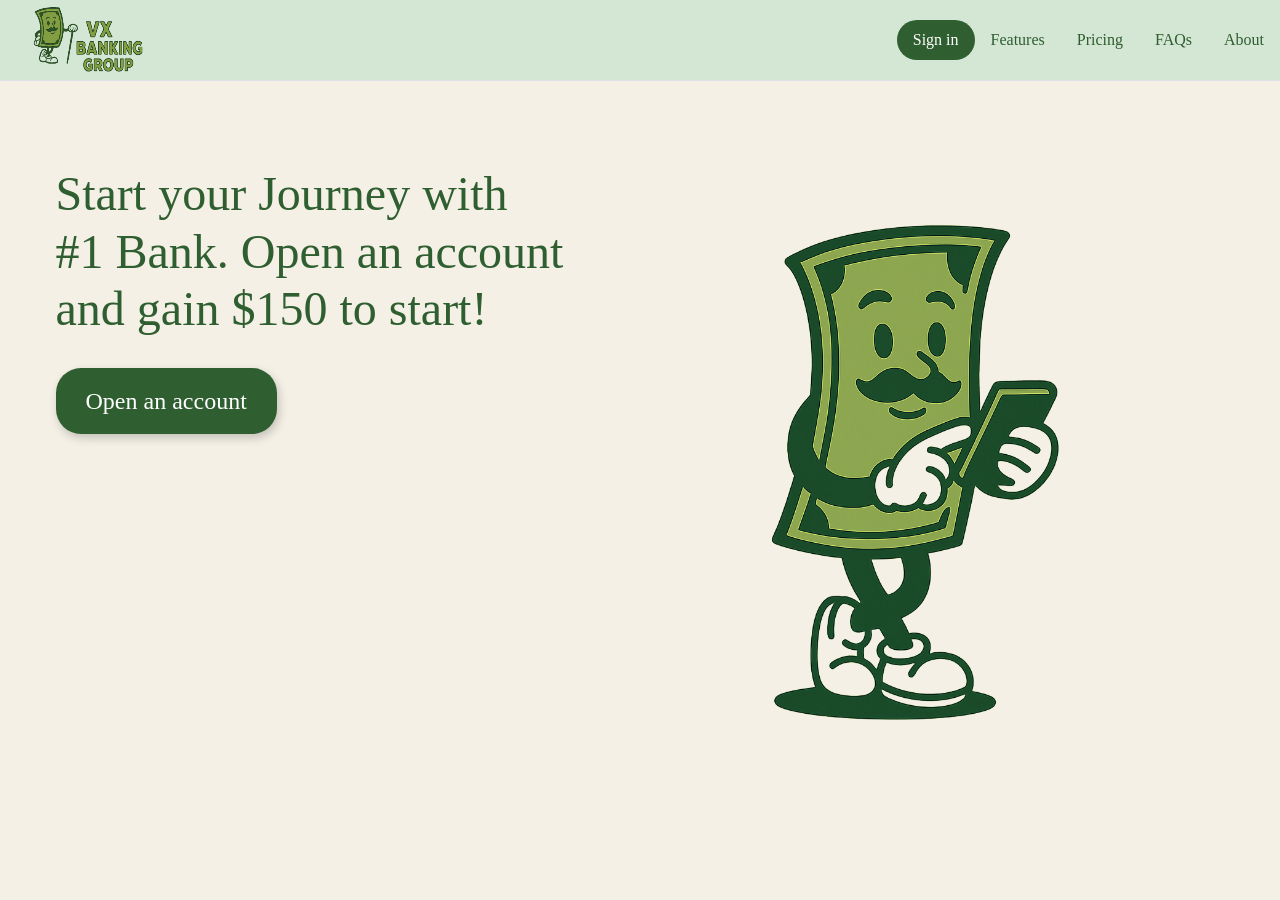
<file: index.html>
<!DOCTYPE html>
<html lang="en">

<head>
  <meta charset="UTF-8">
  <title>VX Banking Group</title>
  <link href="https://cdn.jsdelivr.net/npm/bootstrap@5.3.8/dist/css/bootstrap.min.css" rel="stylesheet"
    integrity="sha384-sRIl4kxILFvY47J16cr9ZwB07vP4J8+LH7qKQnuqkuIAvNWLzeN8tE5YBujZqJLB" crossorigin="anonymous">
  <link rel="stylesheet" href="styles/main.css">

</head>

<body>

  <section>
    <div class="container-fluid px-0">
      <header class="header d-flex flex-wrap justify-content-center align-items-center py-0 mb-4 border-bottom "> 
        <a href="./index.html"
          class="d-flex align-items-center mb-3 mb-md-0 me-md-auto link-body-emphasis text-decoration-none ms-4"> 
          <img src="./Assets/main-logo-2.png"
            class="bi me-2" width="120" height="80" aria-hidden="true">
             </a>
          
        <ul class="nav nav-pills">
          <li class="nav-item"><a href="#" class="nav-link active" aria-current="page" style="background-color: #2f5e30; color: white; border-radius: 25px;">Sign in</a></li>
          <li class="nav-item"><a href="#" class="nav-link" style="color: #2f5e30;">Features</a></li>
          <li class="nav-item"><a href="#" class="nav-link" style="color: #2f5e30;">Pricing</a></li>
          <li class="nav-item"><a href="#" class="nav-link" style="color: #2f5e30;">FAQs</a></li>
          <li class="nav-item"><a href="#" class="nav-link" style="color: #2f5e30;">About</a></li>
        </ul>
      </header>
    </div>
  </section>



  <section class="hero">
    <div>
      <h2>Start your Journey with <br>
        #1 Bank. Open an account <br>
        and gain $150 to start!</h2>
      <button class="cta-btn" onclick="window.location.href='open_account.html'">Open an account</button>
    </div>

    <div>
      <img src="Assets/regsiter-logo.png" alt="Register Logo Logo" class="register-logo" />
    </div>
  </section>


</body>

</html>
</file>
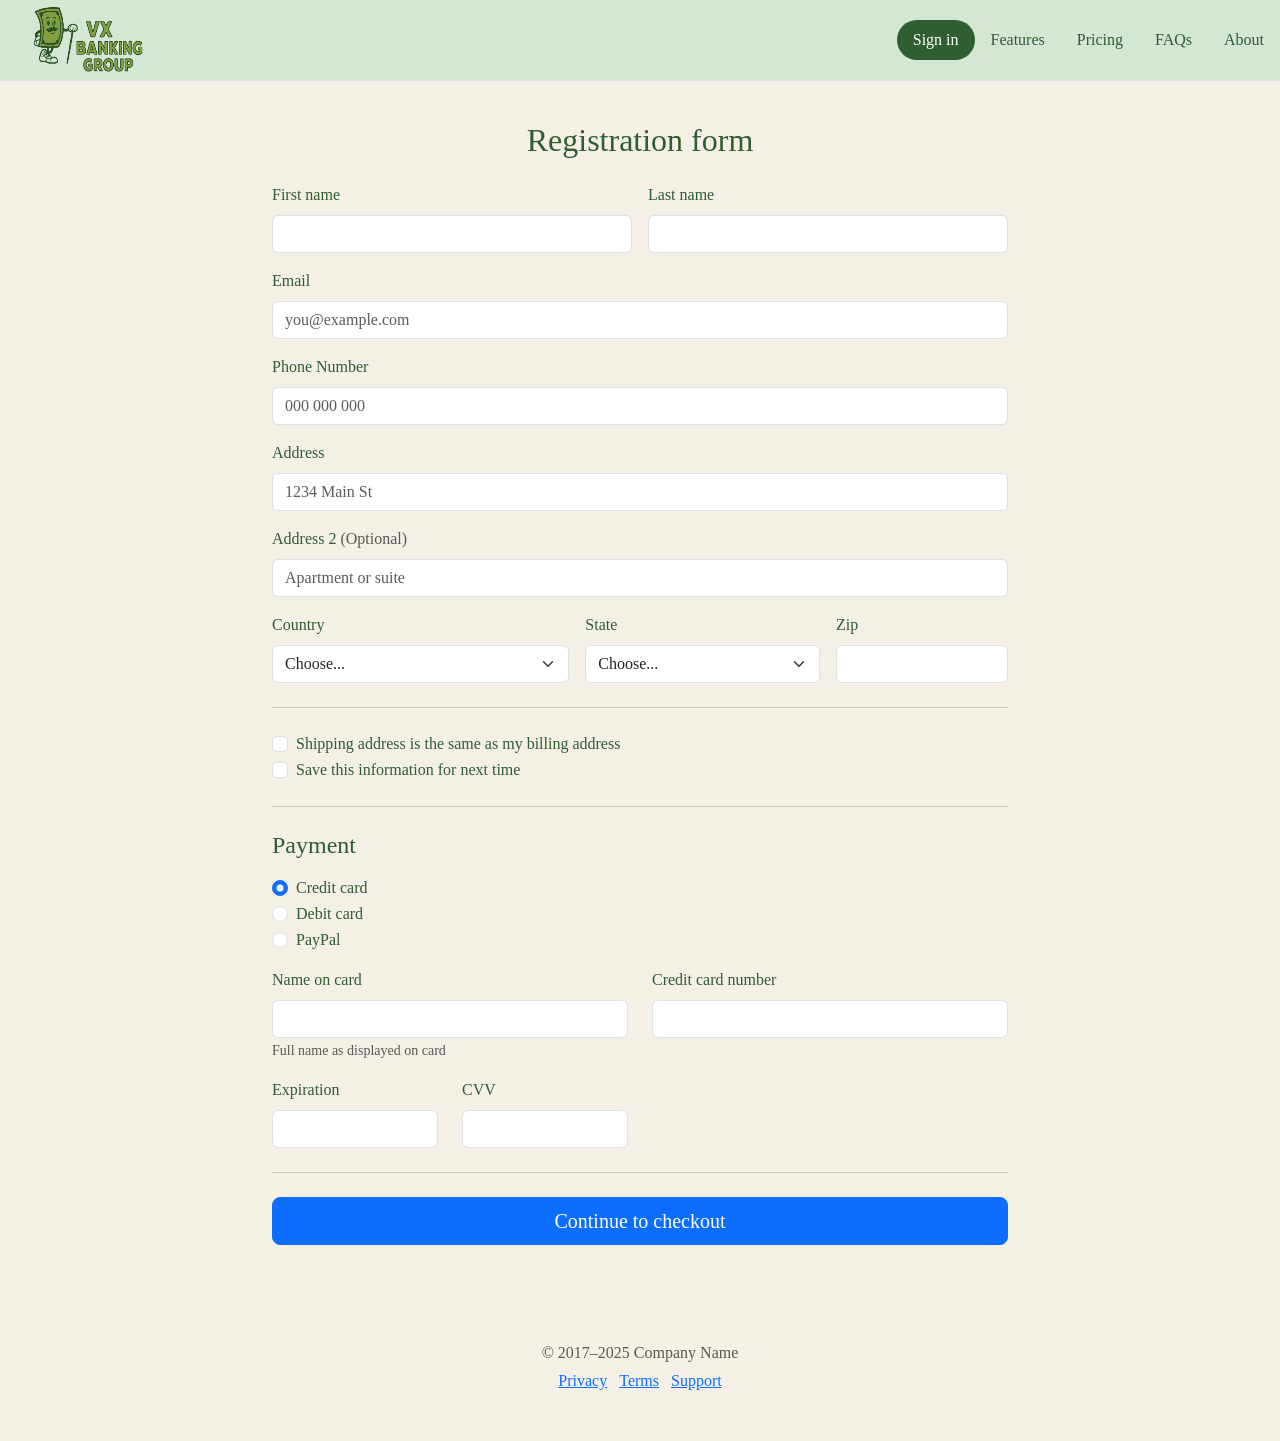
<file: open_account.html>
<!DOCTYPE html>
<html lang="en">

<head>
    <meta charset="UTF-8">
    <meta name="viewport" content="width=device-width, initial-scale=1.0">
    <title>Register</title>
    <link href="https://cdn.jsdelivr.net/npm/bootstrap@5.3.8/dist/css/bootstrap.min.css" rel="stylesheet"
        integrity="sha384-sRIl4kxILFvY47J16cr9ZwB07vP4J8+LH7qKQnuqkuIAvNWLzeN8tE5YBujZqJLB" crossorigin="anonymous">
    <link rel="stylesheet" href="styles/main.css">
</head>

<body>
    <section>
        <div class="container-fluid px-0">
            <header class="header d-flex flex-wrap justify-content-center align-items-center py-0 mb-4 border-bottom ">
                <a href="./index.html"
                    class="d-flex align-items-center mb-3 mb-md-0 me-md-auto link-body-emphasis text-decoration-none ms-4">
                    <img src="./Assets/main-logo-2.png" class="bi me-2" width="120" height="80" aria-hidden="true">
                </a>

                <ul class="nav nav-pills">
                    <li class="nav-item"><a href="#" class="nav-link active" aria-current="page"
                            style="background-color: #2f5e30; color: white; border-radius: 25px;">Sign in</a></li>
                    <li class="nav-item"><a href="#" class="nav-link" style="color: #2f5e30;">Features</a></li>
                    <li class="nav-item"><a href="#" class="nav-link" style="color: #2f5e30;">Pricing</a></li>
                    <li class="nav-item"><a href="#" class="nav-link" style="color: #2f5e30;">FAQs</a></li>
                    <li class="nav-item"><a href="#" class="nav-link" style="color: #2f5e30;">About</a></li>
                </ul>
            </header>
        </div>
    </section>

    <div class="container">
        <main>
            <div class="py-3 text-center">
                <h1 class="h2">Registration form</h1>
            </div>

            <div class="row justify-content-center">
                <div class="col-md-7 col-lg-8">
                    <form class="needs-validation" novalidate="">
                        <div class="row g-3">
                            <div class="col-sm-6"> <label for="firstName" class="form-label">First name</label>
                                <input type="text" class="form-control" id="firstName" placeholder="" value=""
                                    required="">
                                <div class="invalid-feedback">
                                    Valid first name is required.
                                </div>
                            </div>
                            <div class="col-sm-6"> <label for="lastName" class="form-label">Last name</label> <input
                                    type="text" class="form-control" id="lastName" placeholder="" value="" required="">
                                <div class="invalid-feedback">
                                    Valid last name is required.
                                </div>
                            </div>
                            <div class="col-12"> <label for="email" class="form-label">Email <span
                                        class="text-body-secondary"></span></label> <input type="email"
                                    class="form-control" id="email" placeholder="you@example.com">
                                <div class="invalid-feedback">
                                    Please enter a valid email address for shipping updates.
                                </div>
                            </div>
                            <div class="col-12"> <label for="Phone Number" class="form-label">Phone Number<span
                                        class="text-body-secondary"></span></label> <input type="email"
                                    class="form-control" id="phone-number" placeholder="000 000 000">
                                <div class="invalid-feedback">
                                    Please enter a valid email address for shipping updates.
                                </div>
                            </div>
                            <div class="col-12"> <label for="address" class="form-label">Address</label> <input
                                    type="text" class="form-control" id="address" placeholder="1234 Main St"
                                    required="">
                                <div class="invalid-feedback">
                                    Please enter your shipping address.
                                </div>
                            </div>
                            <div class="col-12"> <label for="address2" class="form-label">Address 2 <span
                                        class="text-body-secondary">(Optional)</span></label> <input type="text"
                                    class="form-control" id="address2" placeholder="Apartment or suite"> </div>
                            <div class="col-md-5"> <label for="country" class="form-label">Country</label> <select
                                    class="form-select" id="country" required="">
                                    <option value="">Choose...</option>
                                    <option>United States</option>
                                </select>
                            </div>
                            <div class="col-md-4"> <label for="state" class="form-label">State</label> <select
                                    class="form-select" id="state" required="">
                                    <option value="">Choose...</option>
                                    <option>California</option>
                                </select>
                                <div class="invalid-feedback">
                                    Please provide a valid state.
                                </div>
                            </div>
                            <div class="col-md-3"> <label for="zip" class="form-label">Zip</label> <input type="text"
                                    class="form-control" id="zip" placeholder="" required="">
                                <div class="invalid-feedback">
                                    Zip code required.
                                </div>
                            </div>
                        </div>
                        <hr class="my-4">
                        <div class="form-check"> <input type="checkbox" class="form-check-input" id="same-address">
                            <label class="form-check-label" for="same-address">Shipping address is the same as my
                                billing address</label>
                        </div>
                        <div class="form-check"> <input type="checkbox" class="form-check-input" id="save-info">
                            <label class="form-check-label" for="save-info">Save this information for next
                                time</label>
                        </div>
                        <hr class="my-4">
                        <h4 class="mb-3">Payment</h4>
                        <div class="my-3">
                            <div class="form-check"> <input id="credit" name="paymentMethod" type="radio"
                                    class="form-check-input" checked="" required=""> <label class="form-check-label"
                                    for="credit">Credit card</label> </div>
                            <div class="form-check"> <input id="debit" name="paymentMethod" type="radio"
                                    class="form-check-input" required=""> <label class="form-check-label"
                                    for="debit">Debit card</label> </div>
                            <div class="form-check"> <input id="paypal" name="paymentMethod" type="radio"
                                    class="form-check-input" required=""> <label class="form-check-label"
                                    for="paypal">PayPal</label> </div>
                        </div>
                        <div class="row gy-3">
                            <div class="col-md-6"> <label for="cc-name" class="form-label">Name on card</label>
                                <input type="text" class="form-control" id="cc-name" placeholder="" required="">
                                <small class="text-body-secondary">Full name as displayed on card</small>
                                <div class="invalid-feedback">
                                    Name on card is required
                                </div>
                            </div>
                            <div class="col-md-6"> <label for="cc-number" class="form-label">Credit card
                                    number</label> <input type="text" class="form-control" id="cc-number" placeholder=""
                                    required="">
                                <div class="invalid-feedback">
                                    Credit card number is required
                                </div>
                            </div>
                            <div class="col-md-3"> <label for="cc-expiration" class="form-label">Expiration</label>
                                <input type="text" class="form-control" id="cc-expiration" placeholder="" required="">
                                <div class="invalid-feedback">
                                    Expiration date required
                                </div>
                            </div>
                            <div class="col-md-3"> <label for="cc-cvv" class="form-label">CVV</label> <input type="text"
                                    class="form-control" id="cc-cvv" placeholder="" required="">
                                <div class="invalid-feedback">
                                    Security code required
                                </div>
                            </div>
                        </div>
                        <hr class="my-4"> <button class="w-100 btn btn-primary btn-lg" type="submit">Continue to
                            checkout</button>
                    </form>
                </div>
            </div>
    </div>
    </main>
    <footer class="my-5 pt-5 text-body-secondary text-center text-small">
        <p class="mb-1">© 2017–2025 Company Name</p>
        <ul class="list-inline">
            <li class="list-inline-item"><a href="#">Privacy</a></li>
            <li class="list-inline-item"><a href="#">Terms</a></li>
            <li class="list-inline-item"><a href="#">Support</a></li>
        </ul>
    </footer>
    </div>


</body>

</html>
</file>
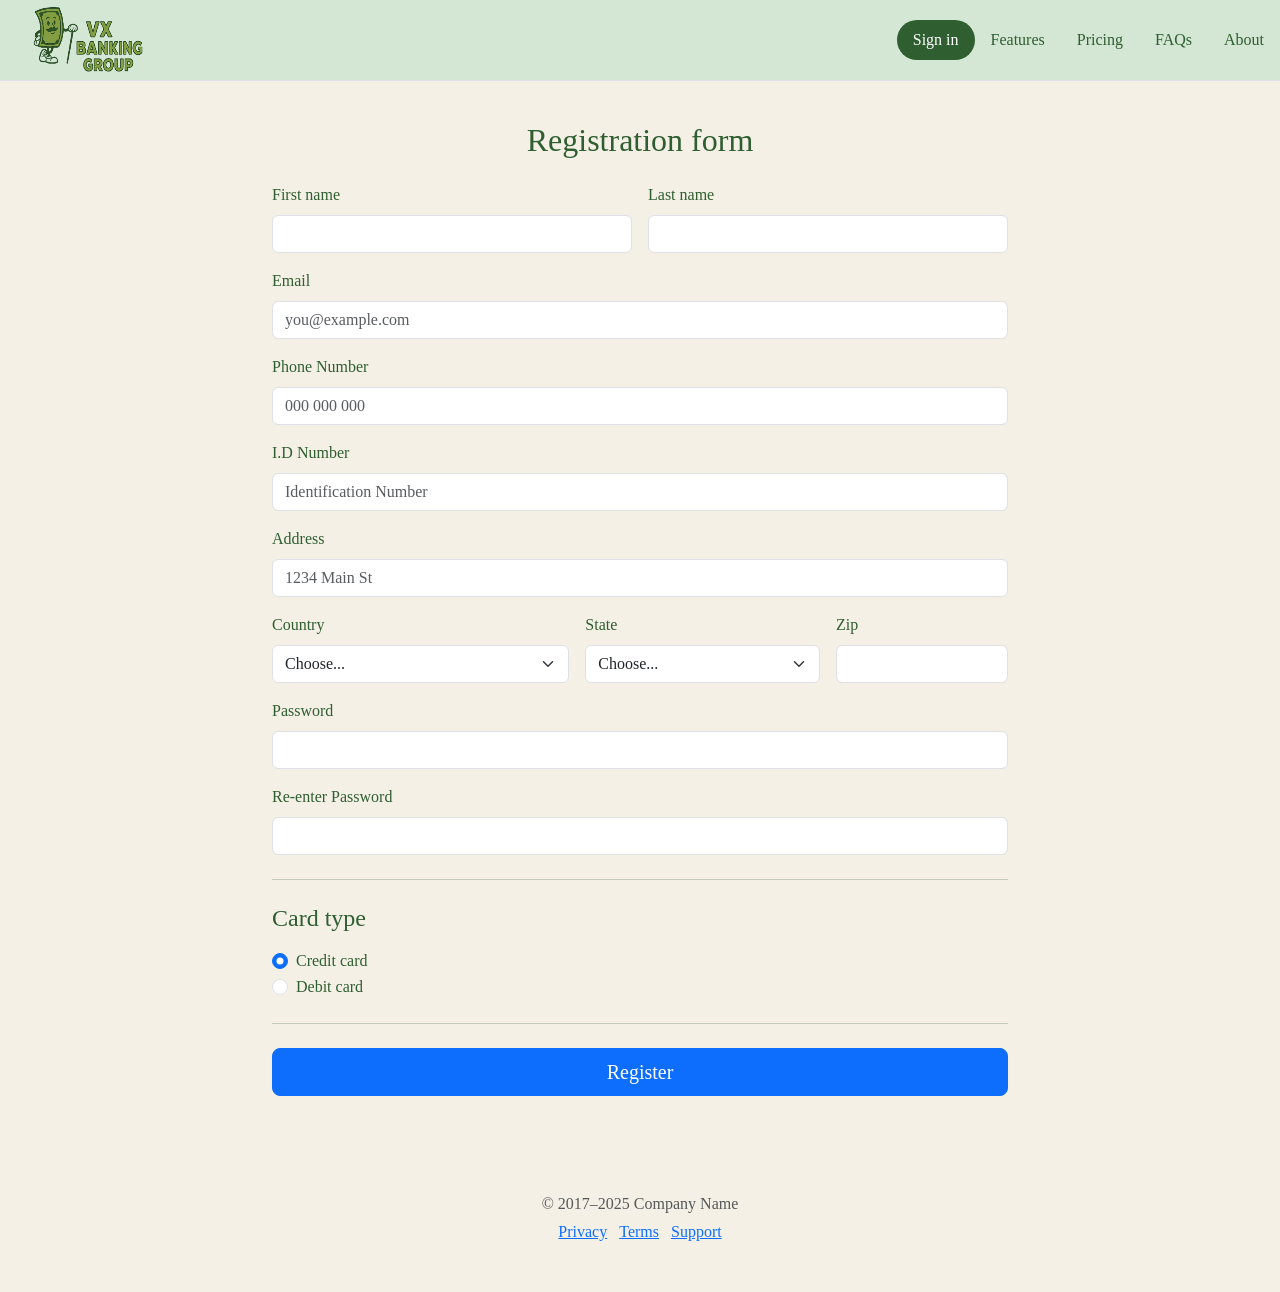
<file: frontrend/open_account.html>
<!DOCTYPE html>
<html lang="en">

<head>
    <meta charset="UTF-8">
    <meta name="viewport" content="width=device-width, initial-scale=1.0">
    <title>Register</title>
    <link href="https://cdn.jsdelivr.net/npm/bootstrap@5.3.8/dist/css/bootstrap.min.css" rel="stylesheet"
        integrity="sha384-sRIl4kxILFvY47J16cr9ZwB07vP4J8+LH7qKQnuqkuIAvNWLzeN8tE5YBujZqJLB" crossorigin="anonymous">
    <link rel="stylesheet" href="styles/main.css">
</head>

<body>
    <section>
        <div class="container-fluid px-0">
            <header class="header d-flex flex-wrap justify-content-center align-items-center py-0 mb-4 border-bottom ">
                <a href="./index.html"
                    class="d-flex align-items-center mb-3 mb-md-0 me-md-auto link-body-emphasis text-decoration-none ms-4">
                    <img src="./Assets/main-logo-2.png" class="bi me-2" width="120" height="80" aria-hidden="true">
                </a>

                <ul class="nav nav-pills">
                    <li class="nav-item"><a href="#" class="nav-link active" aria-current="page"
                            style="background-color: #2f5e30; color: white; border-radius: 25px;">Sign in</a></li>
                    <li class="nav-item"><a href="#" class="nav-link" style="color: #2f5e30;">Features</a></li>
                    <li class="nav-item"><a href="#" class="nav-link" style="color: #2f5e30;">Pricing</a></li>
                    <li class="nav-item"><a href="#" class="nav-link" style="color: #2f5e30;">FAQs</a></li>
                    <li class="nav-item"><a href="#" class="nav-link" style="color: #2f5e30;">About</a></li>
                </ul>
            </header>
        </div>
    </section>

    <div class="container">
        <main>
            <div class="py-3 text-center">
                <h1 class="h2">Registration form</h1>
            </div>

            <div class="row justify-content-center">
                <div class="col-md-7 col-lg-8">
                    <form id="open-account-form" class="needs-validation" novalidate="">
                        <div class="row g-3">
                            <div class="col-sm-6"> <label for="firstName" class="form-label">First name</label>
                                <input type="text" class="form-control" id="firstName" placeholder="" value=""
                                    required="">
                                <div class="invalid-feedback">
                                    Valid first name is required.
                                </div>
                            </div>
                            <div class="col-sm-6"> <label for="lastName" class="form-label">Last name</label> <input
                                    type="text" class="form-control" id="lastName" placeholder="" value="" required="">
                                <div class="invalid-feedback">
                                    Valid last name is required.
                                </div>
                            </div>
                            <div class="col-12"> <label for="email" class="form-label">Email <span
                                        class="text-body-secondary"></span></label> <input type="email"
                                    class="form-control" id="email" placeholder="you@example.com">
                                <div class="invalid-feedback">
                                    Please enter a valid email address for shipping updates.
                                </div>
                            </div>
                            <div class="col-12"> <label for="Phone Number" class="form-label">Phone Number<span
                                        class="text-body-secondary"></span></label> <input type="email"
                                    class="form-control" id="phone-number" placeholder="000 000 000">
                                <div class="invalid-feedback">
                                    Please enter a valid email address for shipping updates.
                                </div>
                            </div>
                            <div class="col-12"> <label for="address2" class="form-label">I.D Number</label> <input
                                    type="text" class="form-control" id="idNumber" placeholder="Identification Number">
                            </div>
                            <div class="col-12"> <label for="address" class="form-label">Address</label> <input
                                    type="text" class="form-control" id="address" placeholder="1234 Main St"
                                    required="">
                                <div class="invalid-feedback">
                                    Please enter your shipping address.
                                </div>
                            </div>
                            <div class="col-md-5"> <label for="country" class="form-label">Country</label> <select
                                    class="form-select" id="country" required="">
                                    <option value="">Choose...</option>
                                    <option>Poland</option>
                                </select>
                            </div>
                            <div class="col-md-4"> <label for="state" class="form-label">State</label> <select
                                    class="form-select" id="state" required="">
                                    <option value="">Choose...</option>
                                    <option>masovian</option>
                                </select>
                                <div class="invalid-feedback">
                                    Please provide a valid state.
                                </div>
                            </div>
                            <div class="col-md-3"> <label for="zip" class="form-label">Zip</label> <input type="text"
                                    class="form-control" id="zip" placeholder="" required="">
                                <div class="invalid-feedback">
                                    Zip code required.
                                </div>
                            </div>


                            <div class="col-12">
                                <label for="password" class="form-label">Password</label>
                                <input type="password" class="form-control" id="password" required>
                            </div>
                            <div class="col-12">
                                <label for="re-password" class="form-label">Re-enter Password</label>
                                <input type="password" class="form-control" id="re-password" required>
                            </div>

                        </div>
                        <hr class="my-4">
                        <h4 class="mb-3">Card type</h4>
                        <div class="my-3">
                            <div class="form-check"> <input id="credit" name="paymentMethod" type="radio"
                                    class="form-check-input" checked="" required=""> <label class="form-check-label"
                                    for="credit">Credit card</label> </div>
                            <div class="form-check"> <input id="debit" name="paymentMethod" type="radio"
                                    class="form-check-input" required=""> <label class="form-check-label"
                                    for="debit">Debit card</label> </div>
                        </div>
                        <hr class="my-4">
                        <p id="message" class="mt-3"></p>
                        <button class="w-100 btn btn-primary btn-lg" type="submit">Register</button>
                    </form>
                </div>
            </div>
    </div>
    </main>
    <footer class="my-5 pt-5 text-body-secondary text-center text-small">
        <p class="mb-1">© 2017–2025 Company Name</p>
        <ul class="list-inline">
            <li class="list-inline-item"><a href="#">Privacy</a></li>
            <li class="list-inline-item"><a href="#">Terms</a></li>
            <li class="list-inline-item"><a href="#">Support</a></li>
        </ul>
    </footer>
    </div>

    <script src="script.js"></script>
</body>

</html>
</file>
<file: styles/main.css>
body {
  margin: 0;
  font-family: Georgia, serif;
  background-color: #f4f0e6;
  color: #2f5e30;
}

.header {

  background-color: #d4e6d4;
  height: auto;

}




.hero {
  padding: 60px 40px;
  text-align: left;
  display: flex;
  justify-content: space-around;
}

.hero h2 {
  font-size: 48px;
  margin-bottom: 30px;
}

.cta-btn {
  background-color: #2f5e30;
  color: white;
  padding: 15px 30px;
  border: none;
  border-radius: 25px;
  font-size: 24px;
  box-shadow: 2px 4px 10px rgba(0,0,0,0.2);
  cursor: pointer;
}

.register-logo{
  height: 70vh;
}
</file>
<file: frontrend/styles/main.css>
body {
  margin: 0;
  font-family: Georgia, serif;
  background-color: #f4f0e6;
  color: #2f5e30;
}

.header {

  background-color: #d4e6d4;
  height: auto;

}




.hero {
  padding: 60px 40px;
  text-align: left;
  display: flex;
  justify-content: space-around;
}

.hero h2 {
  font-size: 48px;
  margin-bottom: 30px;
}

.cta-btn {
  background-color: #2f5e30;
  color: white;
  padding: 15px 30px;
  border: none;
  border-radius: 25px;
  font-size: 24px;
  box-shadow: 2px 4px 10px rgba(0,0,0,0.2);
  cursor: pointer;
}

.register-logo{
  height: 70vh;
}
</file>
